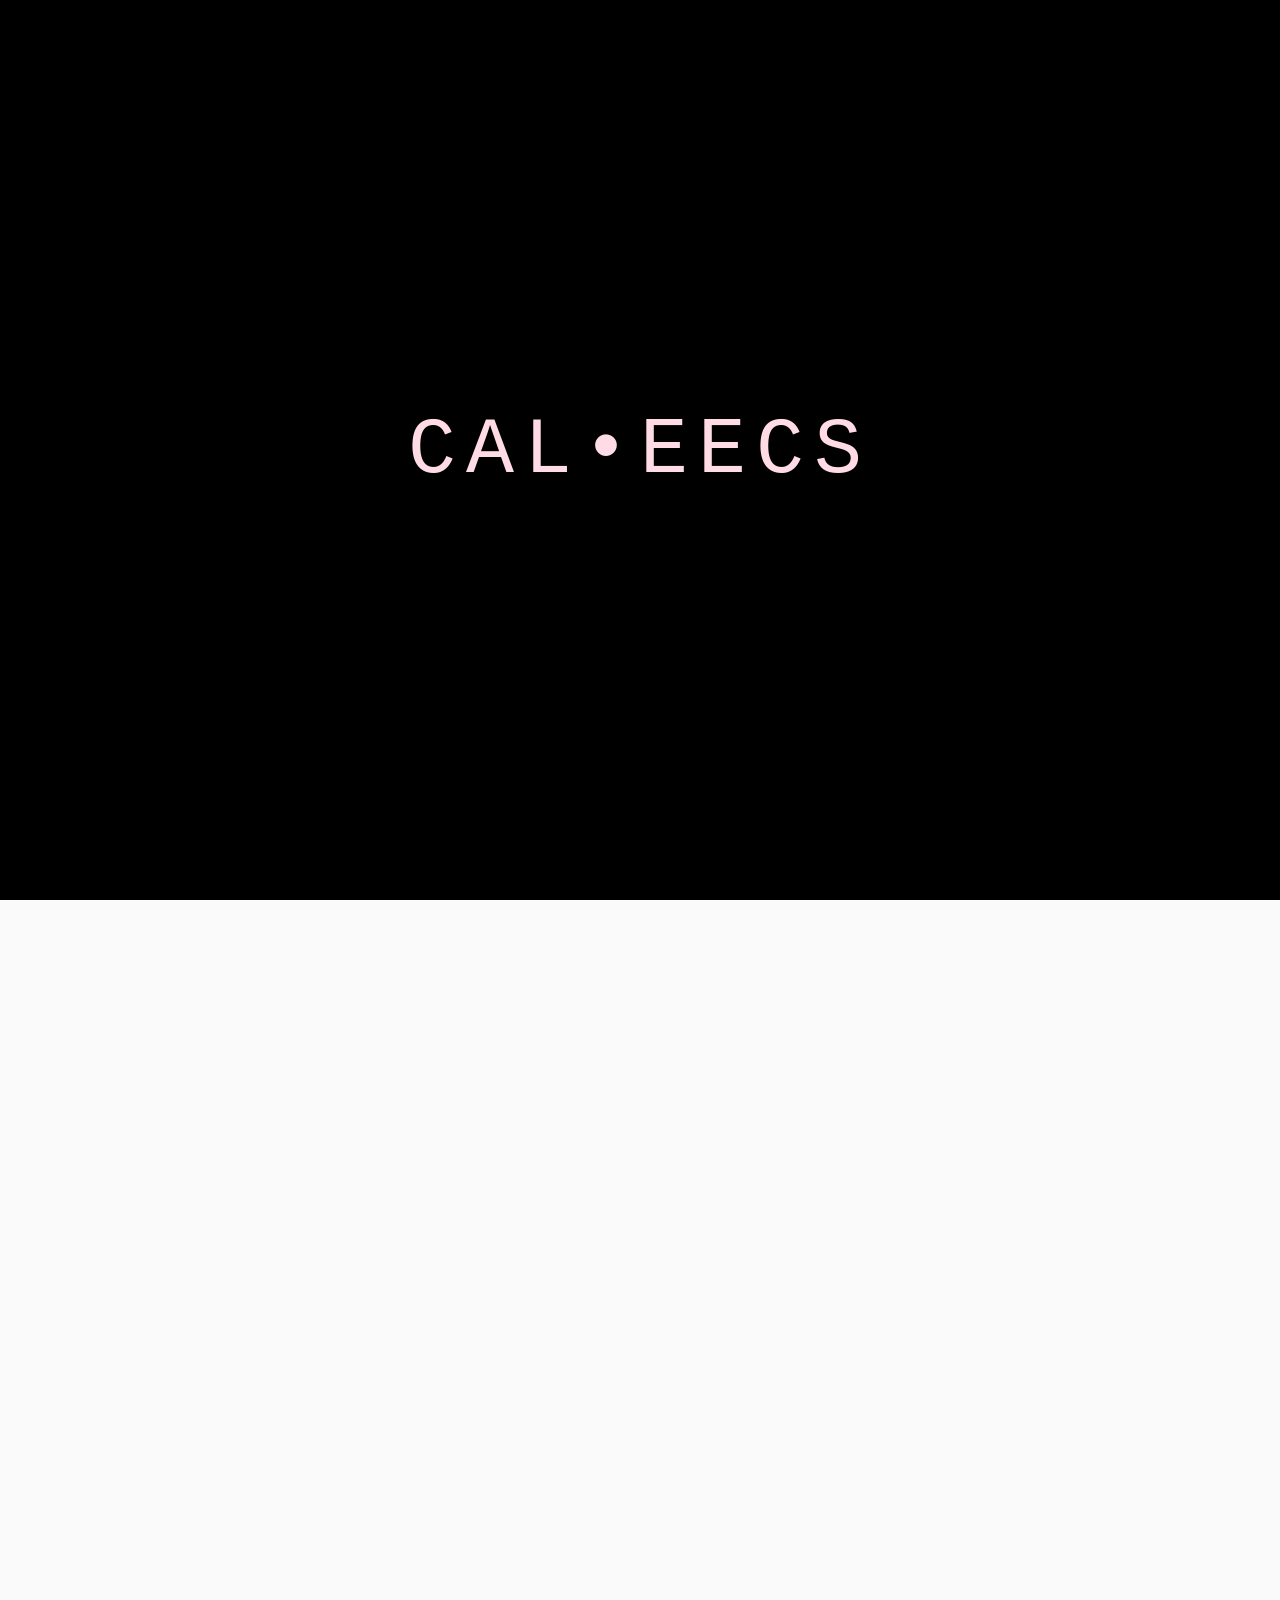
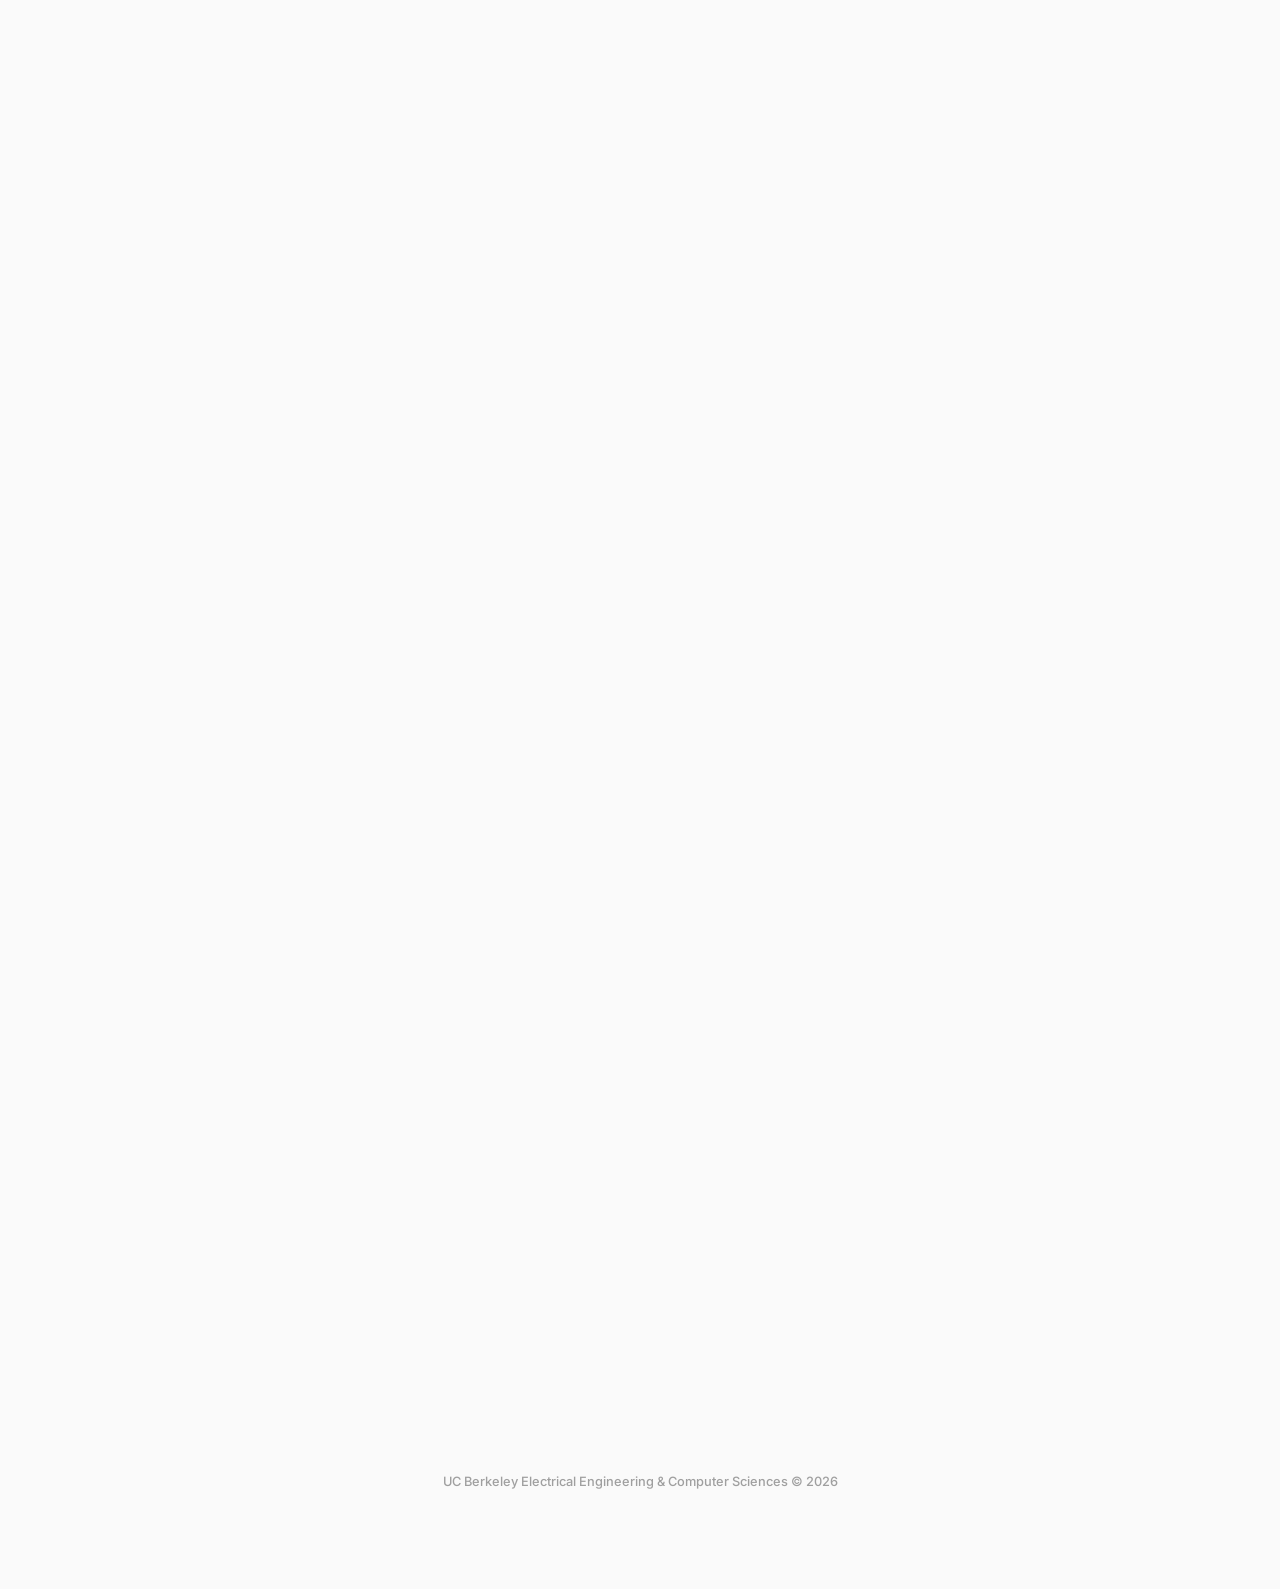
<file: index.html>
<!--
<!DOCTYPE html>
<html lang="en">
<head>
    <meta charset="UTF-8">
    <meta name="viewport" content="width=device-width, initial-scale=1.0">
    <title>Deepthi Konakanchi | Personal Website</title>
    <link href="https://fonts.googleapis.com/css2?family=Inter:wght@400;600;800&display=swap" rel="stylesheet">
    <link rel="stylesheet" href="style.css">
</head>
<body>

    <div id="loader">
        <div class="scramble-wrapper">
            <h1 id="scramble-text">000000</h1>
        </div>
    </div>

    <div id="main-content">
        <nav>
            <div class="nav-content">
                <a href="#" class="logo">DEEPTHI•KONAKANCHI</a>
                <div class="nav-links">
                    <a href="#work">Work</a>
                    <a href="#" class="cta-pill">Contact</a>
                </div>
            </div>
        </nav>

        <main>
            <section class="hero">
                <h1 class="hero-text">
                    Creating <span class="blue-text">digital</span> <br> 
                    spaces that <span class="pink-text">breathe</span>.
                </h1>
            </section>

            <section class="grid-container" id="work">
                <div class="project-item project-sky">
                    <div class="project-preview"></div>
                    <div class="project-meta">
                        <h2>Cloud Archive</h2>
                        <p>Interface Design — 2026</p>
                    </div>
                </div>

                <div class="project-item project-peach">
                    <div class="project-preview"></div>
                    <div class="project-meta">
                        <h2>Sunset Series</h2>
                        <p>Editorial Motion</p>
                    </div>
                </div>

                <div class="project-item project-lilac">
                    <div class="project-preview"></div>
                    <div class="project-meta">
                        <h2>Dream Logic</h2>
                        <p>Brand Strategy</p>
                    </div>
                </div>

                <div class="project-item project-lemon">
                    <div class="project-preview"></div>
                    <div class="project-meta">
                        <h2>Bright Aura</h2>
                        <p>Visual Identity</p>
                    </div>
                </div>
            </section>
        </main>

        <footer>
            <p>2026 Deepthi Konakanchi</p>
        </footer>
    </div>

    <script>
        const chars = "ABCDEFGHJKMNPQRSTUVWXY3456789#%&*+";
        const targetText = "DEEPTHI KONAKANCHI";
        const displayElement = document.getElementById("scramble-text");
        let iteration = 0;

        const interval = setInterval(() => {
            displayElement.innerText = targetText
                .split("")
                .map((letter, index) => {
                    if (index < iteration) return targetText[index];
                    return chars[Math.floor(Math.random() * chars.length)];
                })
                .join("");

            if (iteration >= targetText.length) {
                clearInterval(interval);
                setTimeout(() => {
                    document.body.classList.add("loaded");
                }, 600);
            }
            iteration += 1 / 3;
        }, 50);
    </script>
</body>
</html>
-->

<!DOCTYPE html>
<html lang="en">
<head>
    <meta charset="UTF-8">
    <meta name="viewport" content="width=device-width, initial-scale=1.0">
    <title>Deepthi Konakanchi | UC Berkeley EECS</title>
    <link href="https://fonts.googleapis.com/css2?family=Inter:wght@400;600;800&display=swap" rel="stylesheet">
    <link rel="stylesheet" href="style.css">
</head>
<body>

    <div id="loader">
        <div class="scramble-wrapper">
            <h1 id="scramble-text">000000</h1>
        </div>
    </div>

    <div id="main-content">
        <nav>
            <div class="nav-content">
                <a href="index.html" class="logo">DEEPTHI KONAKANCHI•EECS</a>
                <div class="nav-links">
                    <a href="about.html">About Me</a>
                    <a href="art.html">Art Portfolio</a>
                    <a href="resume.html" class="cta-pill">Resume</a>
                </div>
            </div>
        </nav>

        <main>
            <section class="hero">
                <h1 class="hero-text">
                    Engineering <span class="blue-text">logic</span> <br> 
                    through <span class="pink-text">pastel</span> lenses.
                </h1>
            </section>

            <section class="grid-container" id="work">
                <div class="project-item project-sky">
                    <div class="project-preview"></div>
                    <div class="project-meta">
                        <h2>Neural Canvas</h2>
                        <p>Machine Learning — CS189</p>
                    </div>
                </div>

                <div class="project-item project-peach">
                    <div class="project-preview"></div>
                    <div class="project-meta">
                        <h2>Cal Robotics</h2>
                        <p>Hardware Integration</p>
                    </div>
                </div>

                <div class="project-item project-lilac">
                    <div class="project-preview"></div>
                    <div class="project-meta">
                        <h2>Berkeley Mobile</h2>
                        <p>Full Stack Dev</p>
                    </div>
                </div>

                <div class="project-item project-lemon">
                    <div class="project-preview"></div>
                    <div class="project-meta">
                        <h2>Data Structures</h2>
                        <p>Visualizing CS61B</p>
                    </div>
                </div>
            </section>
        </main>

        <footer>
            <p>UC Berkeley Electrical Engineering & Computer Sciences &copy; 2026</p>
        </footer>
    </div>

    <script>
        const chars = "ABCDEFGHJKMNPQRSTUVWXY3456789#%&*+";
        const targetText = "CAL•EECS"; // Scramble lands on your major
        const displayElement = document.getElementById("scramble-text");
        let iteration = 0;

        const interval = setInterval(() => {
            displayElement.innerText = targetText
                .split("")
                .map((letter, index) => {
                    if (index < iteration) return targetText[index];
                    return chars[Math.floor(Math.random() * chars.length)];
                })
                .join("");

            if (iteration >= targetText.length) {
                clearInterval(interval);
                setTimeout(() => {
                    document.body.classList.add("loaded");
                }, 600);
            }
            iteration += 1 / 3;
        }, 50);
    </script>
</body>
</html>
</file>
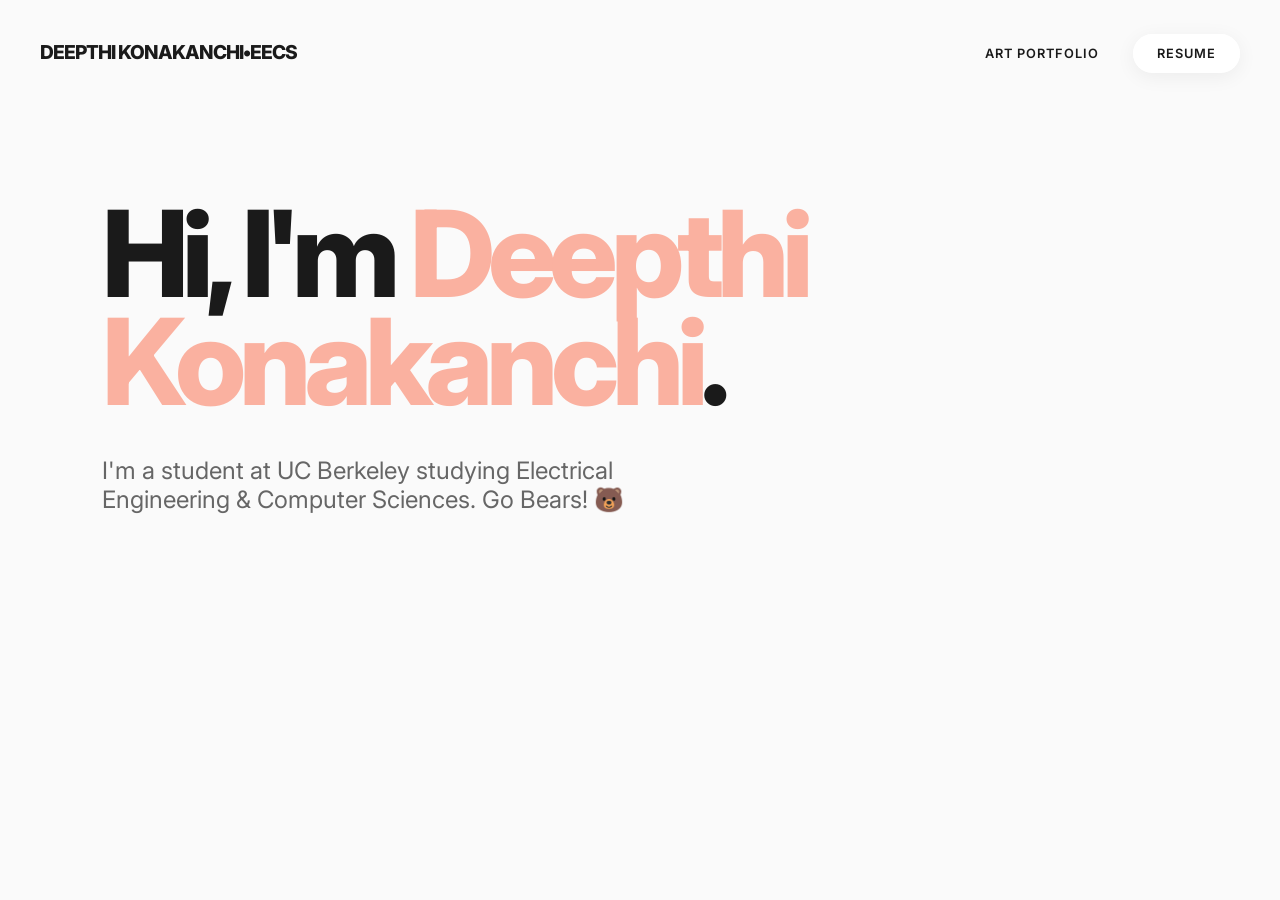
<file: about.html>
<!DOCTYPE html>
<html lang="en">
<head>
    <meta charset="UTF-8">
    <meta name="viewport" content="width=device-width, initial-scale=1.0">
    <title>About | Name</title>
    <link href="https://fonts.googleapis.com/css2?family=Inter:wght@400;600;800&display=swap" rel="stylesheet">
    <link rel="stylesheet" href="style.css">
</head>
<body class="loaded">
    <nav>
        <div class="nav-content">
            <a href="index.html" class="logo">DEEPTHI KONAKANCHI•EECS</a>
            <div class="nav-links">
                <a href="art.html">Art Portfolio</a>
                <a href="resume.html" class="cta-pill">Resume</a>
            </div>
        </div>
    </nav>

    <main class="hero" style="flex-direction: column; align-items: flex-start; height: auto; padding-top: 200px;">
        <h1 class="hero-text" style="opacity: 1; transform: none;">Hi, I'm <span class="pink-text">Deepthi Konakanchi</span>.</h1>
        <p style="font-size: 1.5rem; max-width: 600px; margin-top: 40px; color: #666;">
            I'm a student at UC Berkeley studying Electrical Engineering & Computer Sciences.  
            Go Bears! 🐻
        </p>
    </main>
</body>
</html>
</file>
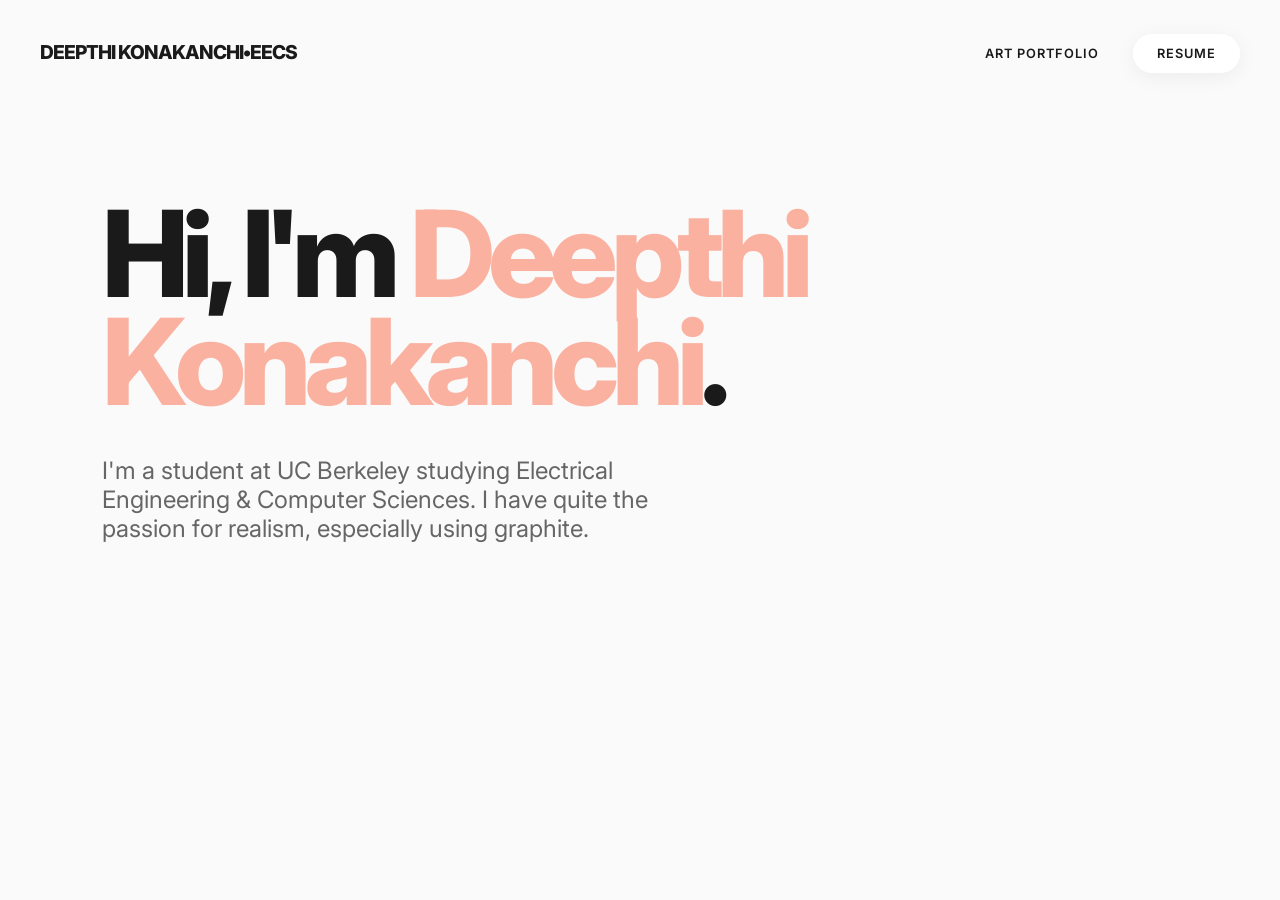
<file: art.html>
<!DOCTYPE html>
<html lang="en">
<head>
    <meta charset="UTF-8">
    <meta name="viewport" content="width=device-width, initial-scale=1.0">
    <title>About | Name</title>
    <link href="https://fonts.googleapis.com/css2?family=Inter:wght@400;600;800&display=swap" rel="stylesheet">
    <link rel="stylesheet" href="style.css">
</head>
<body class="loaded">
    <nav>
        <div class="nav-content">
            <a href="index.html" class="logo">DEEPTHI KONAKANCHI•EECS</a>
            <div class="nav-links">
                <a href="art.html">Art Portfolio</a>
                <a href="resume.html" class="cta-pill">Resume</a>
            </div>
        </div>
    </nav>

    <main class="hero" style="flex-direction: column; align-items: flex-start; height: auto; padding-top: 200px;">
        <h1 class="hero-text" style="opacity: 1; transform: none;">Hi, I'm <span class="pink-text">Deepthi Konakanchi</span>.</h1>
        <p style="font-size: 1.5rem; max-width: 600px; margin-top: 40px; color: #666;">
            I'm a student at UC Berkeley studying Electrical Engineering & Computer Sciences. 
            I have quite the passion for realism, especially using graphite.
        </p>
    </main>
</body>
</html>
</file>
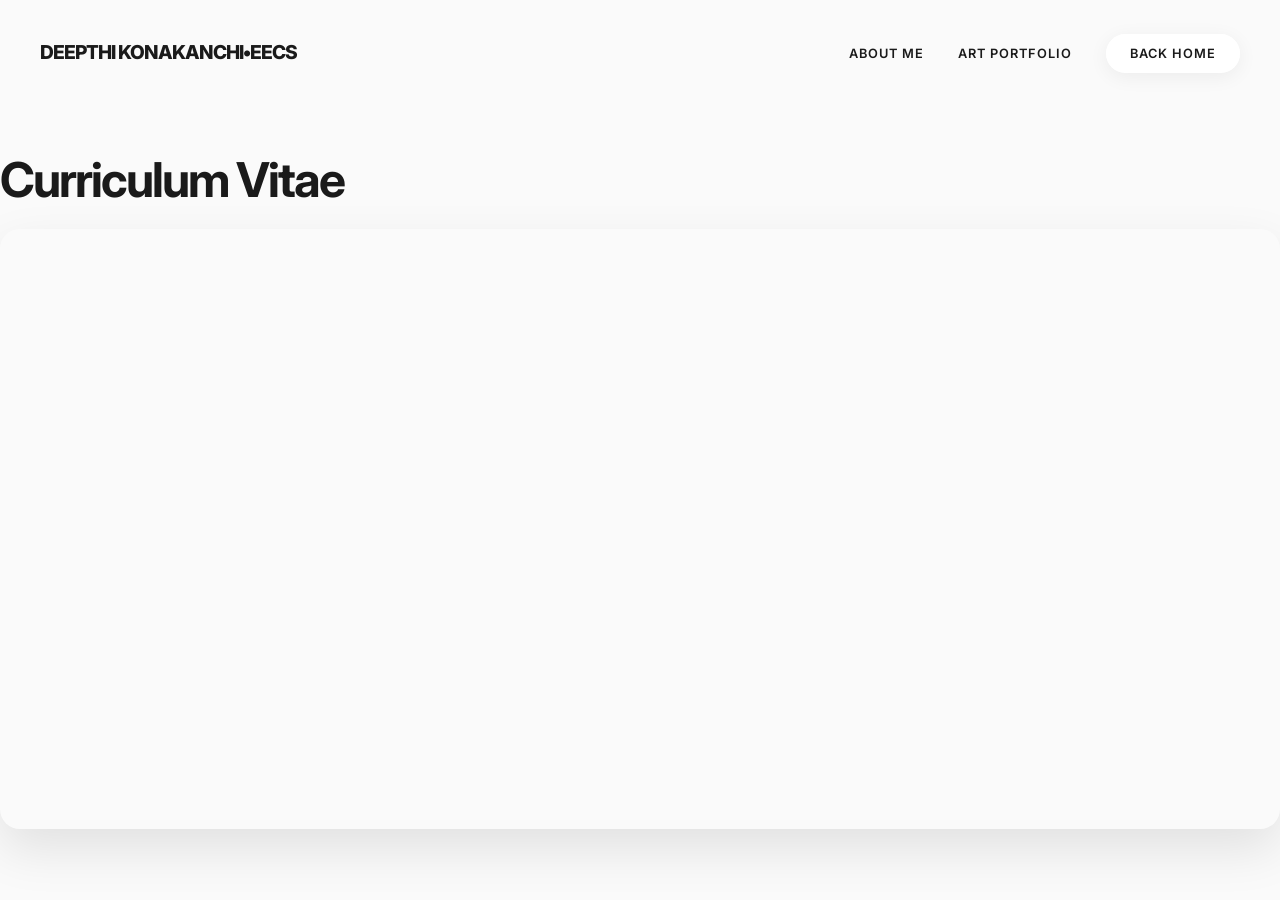
<file: resume.html>
<!DOCTYPE html>
<html lang="en">
<head>
    <meta charset="UTF-8">
    <meta name="viewport" content="width=device-width, initial-scale=1.0">
    <title>Resume | Name</title>
    <link href="https://fonts.googleapis.com/css2?family=Inter:wght@400;600;800&display=swap" rel="stylesheet">
    <link rel="stylesheet" href="style.css">
</head>
<body class="loaded"> <nav>
        <div class="nav-content">
            <a href="index.html" class="logo">DEEPTHI KONAKANCHI•EECS</a>
            <div class="nav-links">
                <a href="about.html">About Me</a>
                <a href="art.html">Art Portfolio</a>
                <a href="index.html" class="cta-pill">Back Home</a>
            </div>
        </div>
    </nav>

    <main class="container" style="padding-top: 150px; height: 100vh;">
        <h1 style="font-size: 3rem; margin-bottom: 20px; letter-spacing: -2px;">Curriculum Vitae</h1>
        <iframe src="resume.pdf" width="100%" height="80%" style="border: none; border-radius: 20px; box-shadow: 0 20px 50px rgba(0,0,0,0.1);">
            <p>Your browser does not support PDFs. <a href="resume.pdf">Download it here.</a></p>
        </iframe>
    </main>
</body>
</html>
</file>
<file: style.css>
/*
:root {
    --bg-color: #fff9fb;
    --text-color: #5d576b;

    --mint: #e2f0cb;
    --lilac: #e5dbff;
    --peach: #ffecd2;
    --sky: #d1eeff;
    --accent: #ffb7b2;
}

* {
    margin: 0;
    padding: 0;
    box-sizing: border-box;
}

body {
    background-color: var(--bg-color);
    color: var(--text-color);
    font-family: 'Quicksand', sans-serif;
    letter-spacing: -0.02em;
}

.container {
    max-width: 1000px;
    margin: 0 auto;
    padding: 0 40px;
}


.pastel-nav {
    padding: 30px 0;
}

.flex-nav {
    display: flex;
    justify-content: space-between;
    align-items: center;
}

.logo {
    font-weight: 800;
    font-size: 1.5rem;
    color: var(--accent);
}

.links a {
    text-decoration: none;
    color: var(--text-color);
    margin-left: 25px;
    font-weight: 600;
    font-size: 0.9rem;
}

.btn-pill {
    background: white;
    padding: 10px 25px;
    border-radius: 50px;
    box-shadow: 0 4px 15px rgba(0,0,0,0.05);
    transition: transform 0.2s ease;
}

.btn-pill:hover {
    transform: scale(1.05);
}


.intro {
    text-align: center;
    padding: 80px 0;
}

.intro h1 {
    font-size: 4rem;
    color: #333;
    line-height: 1;
}

.highlight {
    color: var(--accent);
    font-style: italic;
}


.pastel-grid {
    display: grid;
    grid-template-columns: repeat(auto-fit, minmax(220px, 1fr));
    gap: 30px;
    margin-bottom: 100px;
}

.p-card {
    padding: 40px;
    border-radius: 40px;
    transition: all 0.3s ease;
    border: 2px solid transparent;
}

.p-card span {
    text-transform: uppercase;
    font-size: 0.7rem;
    font-weight: 700;
    letter-spacing: 0.1em;
    opacity: 0.7;
}

.p-card h3 {
    margin-top: 10px;
    font-size: 1.4rem;
}

.p-card:hover {
    transform: translateY(-5px);
    background: white !important;
    border-color: inherit;
    box-shadow: 0 20px 40px rgba(0,0,0,0.03);
}


.mint { background-color: var(--mint); border-color: var(--mint); }
.lilac { background-color: var(--lilac); border-color: var(--lilac); }
.peach { background-color: var(--peach); border-color: var(--peach); }
.sky { background-color: var(--sky); border-color: var(--sky); }

footer {
    text-align: center;
    padding-bottom: 50px;
    font-weight: 600;
    opacity: 0.6;
}
*/

:root {
    --bg-white: #fafafa;
    --text-dark: #1a1a1a;
    --pastel-blue: #d1e9ff;
    --pastel-pink: #ffdce5;
    --pastel-purple: #e5dbff;
    --pastel-yellow: #fef5c8;
}

* {
    margin: 0;
    padding: 0;
    box-sizing: border-box;
}

body {
    background-color: var(--bg-white);
    color: var(--text-dark);
    font-family: 'Inter', sans-serif;
    overflow-x: hidden;
}

/* --- LOADER SECTION --- */
#loader {
    position: fixed;
    inset: 0;
    background: #000;
    display: flex;
    justify-content: center;
    align-items: center;
    z-index: 9999;
    /* This cubic-bezier creates the snappy Aino reveal effect */
    transition: transform 1.2s cubic-bezier(0.8, 0, 0.1, 1);
}

#scramble-text {
    font-family: monospace;
    font-size: clamp(2rem, 10vw, 5rem);
    color: var(--pastel-pink);
    letter-spacing: 10px;
    font-weight: 400;
}

.loaded #loader {
    transform: translateY(-100%);
}

/* --- NAVIGATION --- */
nav {
    position: fixed;
    top: 0;
    width: 100%;
    padding: 40px;
    z-index: 100;
}

.nav-content {
    display: flex;
    justify-content: space-between;
    align-items: center;
}

.logo {
    font-weight: 800;
    letter-spacing: -1px;
    text-decoration: none;
    color: var(--text-dark);
    font-size: 1.2rem;
}

.nav-links a {
    text-decoration: none;
    color: var(--text-dark);
    margin-left: 30px;
    font-size: 0.8rem;
    font-weight: 600;
    text-transform: uppercase;
    letter-spacing: 1px;
}

.cta-pill {
    background: white;
    padding: 12px 24px;
    border-radius: 50px;
    box-shadow: 0 4px 20px rgba(0,0,0,0.06);
}

/* --- HERO SECTION --- */
.hero {
    height: 100vh;
    display: flex;
    align-items: center;
    padding: 0 8%;
}

.hero-text {
    font-size: clamp(3rem, 10vw, 7.5rem);
    font-weight: 800;
    letter-spacing: -0.06em;
    line-height: 0.9;
    /* Entrance animation */
    opacity: 0;
    transform: translateY(40px);
    transition: all 1s cubic-bezier(0.2, 1, 0.3, 1) 0.8s;
}

.loaded .hero-text {
    opacity: 1;
    transform: translateY(0);
}

.blue-text { color: #74b9ff; }
.pink-text { color: #fab1a0; }

/* --- BENTO/EDITORIAL GRID --- */
.grid-container {
    padding: 0 8% 150px;
    display: grid;
    grid-template-columns: 1fr 1fr;
    gap: 100px 50px;
}

.project-item {
    cursor: pointer;
    opacity: 0;
    transform: translateY(30px);
    transition: all 0.8s ease-out;
}

.loaded .project-item {
    opacity: 1;
    transform: translateY(0);
}

.project-preview {
    width: 100%;
    aspect-ratio: 4 / 5;
    border-radius: 30px;
    transition: transform 0.6s cubic-bezier(0.2, 1, 0.3, 1);
    margin-bottom: 30px;
}

.project-item:hover .project-preview {
    transform: scale(0.97);
}

/* Pastel Assignments */
.project-sky .project-preview { background-color: var(--pastel-blue); }
.project-peach .project-preview { background-color: var(--pastel-pink); }
.project-lilac .project-preview { background-color: var(--pastel-purple); }
.project-lemon .project-preview { background-color: var(--pastel-yellow); }

.project-meta h2 {
    font-size: 2rem;
    font-weight: 600;
    letter-spacing: -0.04em;
}

.project-meta p {
    color: #999;
    margin-top: 8px;
    text-transform: uppercase;
    font-size: 0.7rem;
    font-weight: 600;
    letter-spacing: 1.5px;
}

/* Offset Grid Logic (Ravi style) */
@media (min-width: 769px) {
    .project-item:nth-child(even) {
        margin-top: 180px;
    }
}

/* --- FOOTER --- */
footer {
    text-align: center;
    padding: 100px 0;
    font-size: 0.8rem;
    font-weight: 500;
    opacity: 0.4;
}

/* --- MOBILE RESPONSIVE --- */
@media (max-width: 768px) {
    .grid-container { grid-template-columns: 1fr; gap: 60px; }
    .hero-text { font-size: 3.8rem; }
    nav { padding: 20px; }
}
</file>
